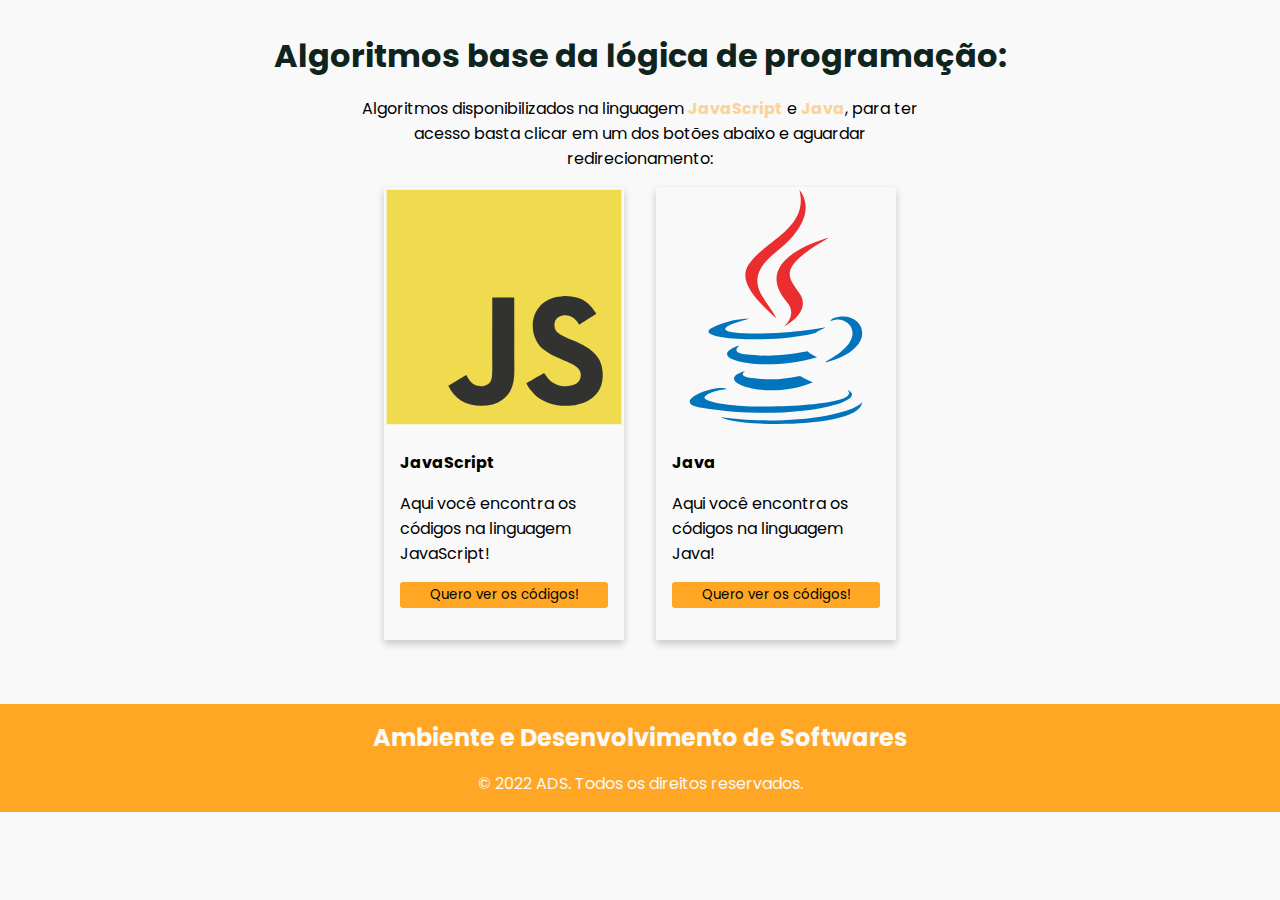
<file: index.html>
<!DOCTYPE html>
<html lang="pt-BR">
  <head>
    <meta charset="UTF-8" />
    <meta http-equiv="X-UA-Compatible" content="IE=edge" />
    <meta name="viewport" content="width=device-width, initial-scale=1.0" />

    <title>Ambientes Software</title>

    <link rel="stylesheet" href="style.css" />
    <link rel="preconnect" href="https://fonts.googleapis.com" />
    <link rel="preconnect" href="https://fonts.gstatic.com" crossorigin />
    <link
      href="https://fonts.googleapis.com/css2?family=Poppins:wght@200;400;500&display=swap"
      rel="stylesheet"
    />
  </head>
  <body>
    <header class="container">
      <h1 class="texts text-color">
        Algoritmos base da lógica de programação:
      </h1>
      <div class="hihi">
        <p class="texts teste">
          Algoritmos disponibilizados na linguagem
          <strong class="text-color-dois">JavaScript</strong> e
          <strong class="text-color-dois">Java</strong>, para ter acesso basta
          clicar em um dos botões abaixo e aguardar redirecionamento:
        </p>
      </div>
    </header>
    <section>
        <div class="card">
            <img src="./assets/javascript.svg" alt="Logo JavaScript">
            <div class="card-texts-javascript">
                <h4>JavaScript</h4>
                <p>Aqui você encontra os códigos na linguagem JavaScript!</p>
                <button>Quero ver os códigos!</button>
              
            </div>
        </div>

        <div class="card">
            <img src="./assets/java.svg" alt="Logo Java">
            <div class="card-texts-javascript">
                <h4>Java</h4>
                <p>Aqui você encontra os códigos na linguagem Java!</p>
                <button>Quero ver os códigos!</button>
            </div>
        </div>
    </section>
    <footer>
        <h2>Ambiente e Desenvolvimento de Softwares</h2>
        <span>© 2022 ADS. Todos os direitos reservados.</span>
    </footer>
  </body>
</html>
</file>
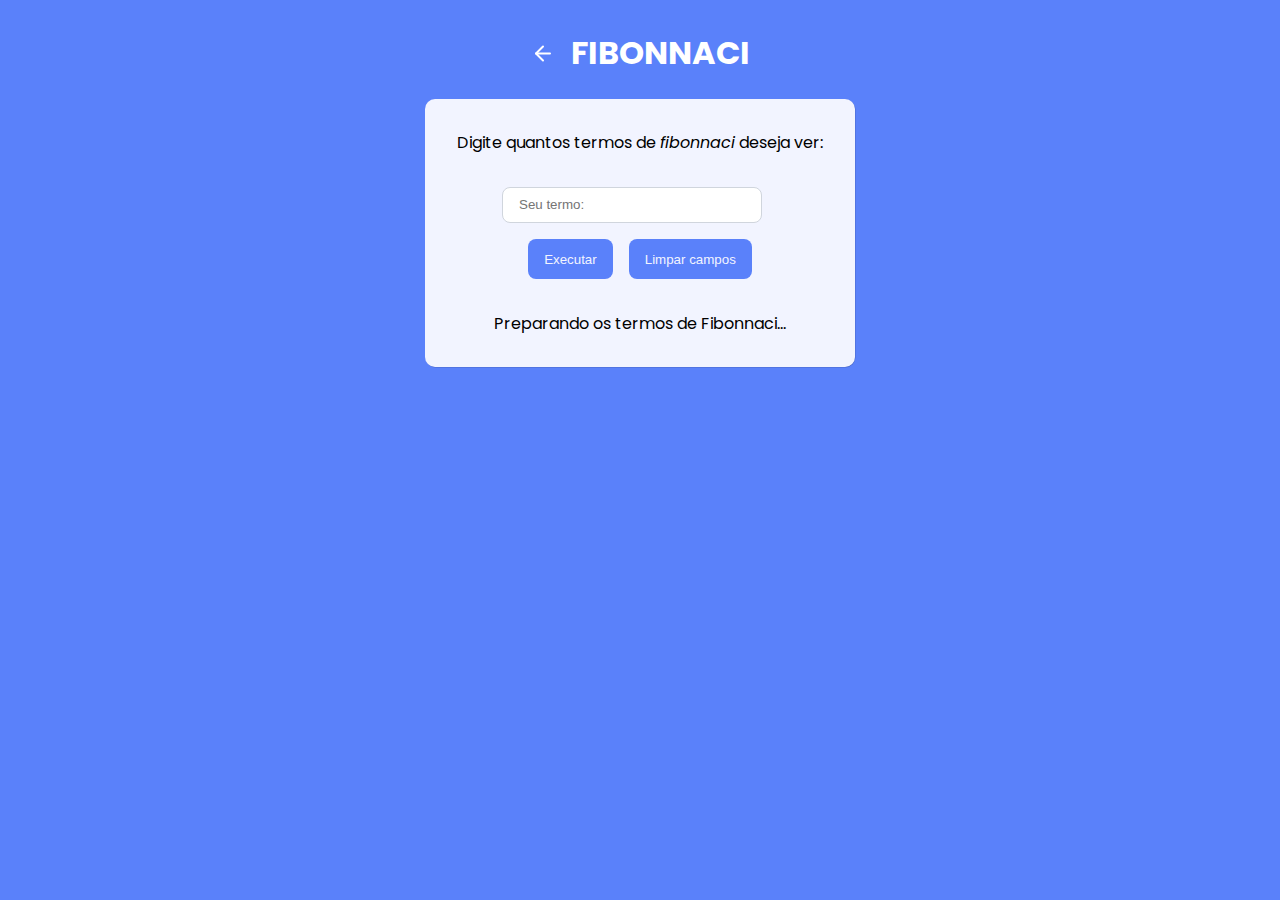
<file: fibonnaci.html>
<!DOCTYPE html>
<html lang="pt-br">
  <head>
    <meta charset="UTF-8" />
    <meta http-equiv="X-UA-Compatible" content="IE=edge" />
    <meta name="viewport" content="width=device-width, initial-scale=1.0" />
    <title>Fibonnaci</title>

    <link rel="stylesheet" href="../javascript-codes-styles.css" />

    <link rel="preconnect" href="https://fonts.googleapis.com" />
    <link rel="preconnect" href="https://fonts.gstatic.com" crossorigin />
    <link
      href="https://fonts.googleapis.com/css2?family=Poppins:wght@200;400;500&display=swap"
      rel="stylesheet"
    />
  </head>

  <body>
    <header>
      <div class="menu">
        <img
          class="arrow-left"
          src="../assets/arrow-left.svg"
          alt="Arrow Left"
          onclick="window.location.href='/javascript-codes.html'"
        />
        <h1>FIBONNACI</h1>
      </div>
    </header>

    <section>
      <p>Digite quantos termos de <i>fibonnaci</i> deseja ver:</p>
      <div class="inputs">
        <input type="number" name="start" id="start" placeholder="Seu termo:" />
      </div>
      <div class="buttons">
        <button type="submit" onclick="fibonnaci()">Executar</button>
        <button type="reset" onclick="Clear()">Limpar campos</button>
      </div>

      <div>
        <p>Preparando os termos de Fibonnaci...</p>
        <p id="res"></p>
      </div>
    </section>

    <script src="./fibonnaci.js"></script>
  </body>
</html>
</file>
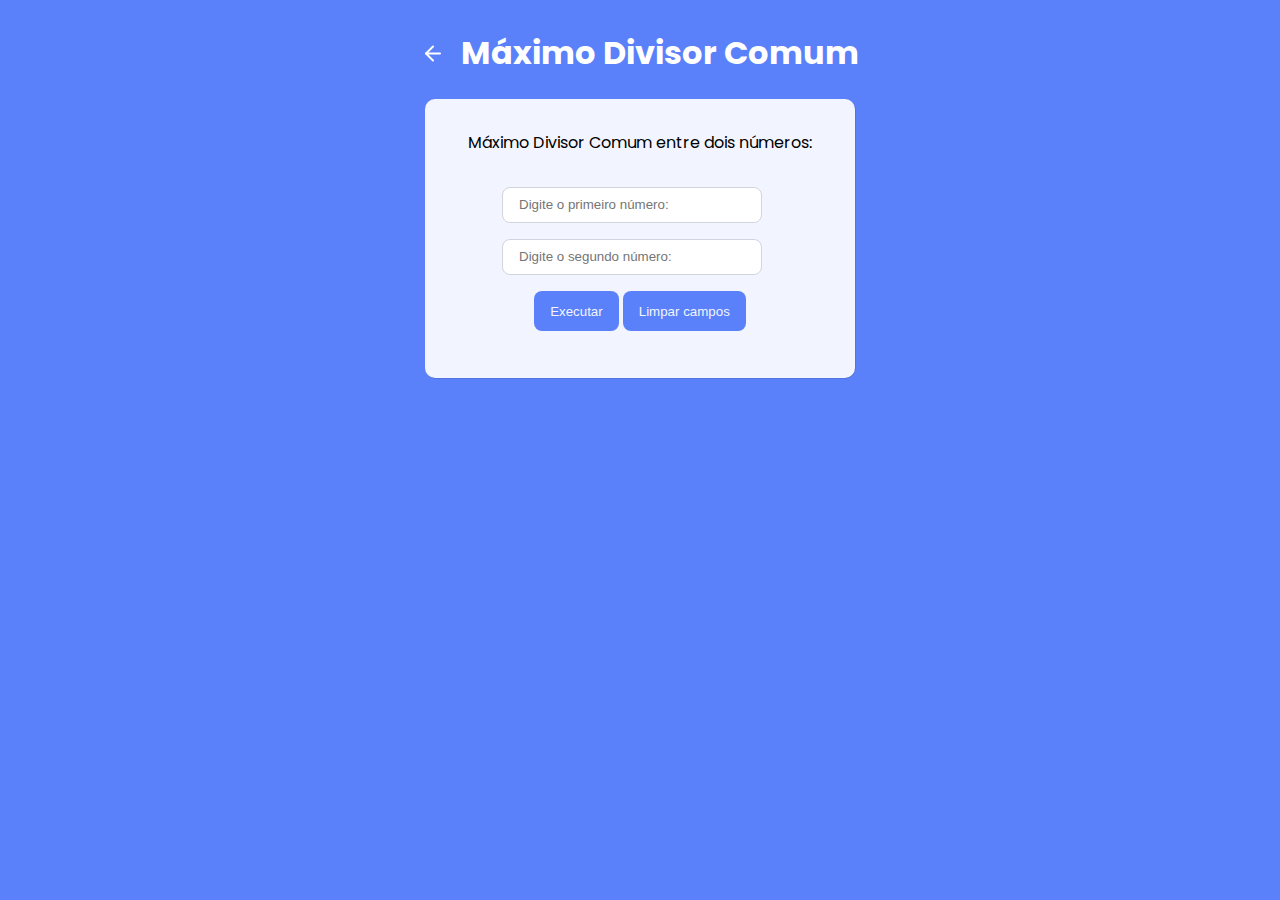
<file: greatestCommonDivisor.html>
<!DOCTYPE html>
<html lang="pt-br">
  <head>
    <meta charset="UTF-8" />
    <meta http-equiv="X-UA-Compatible" content="IE=edge" />
    <meta name="viewport" content="width=device-width, initial-scale=1.0" />
    <title>MDC</title>

    <link rel="stylesheet" href="../javascript-codes-styles.css" />

    <link rel="preconnect" href="https://fonts.googleapis.com" />
    <link rel="preconnect" href="https://fonts.gstatic.com" crossorigin />
    <link
      href="https://fonts.googleapis.com/css2?family=Poppins:wght@200;400;500&display=swap"
      rel="stylesheet"
    />
  </head>

  <body>
    <header>
      <div class="menu">
        <img
          class="arrow-left"
          src="../assets/arrow-left.svg"
          alt="Arrow Left"
          onclick="window.location.href='/javascript-codes.html'"
        />
        <h1>Máximo Divisor Comum</h1>
      </div>
    </header>

    <section>
      <p>Máximo Divisor Comum entre dois números:</p>
      <div>
        <input
          type="number"
          name="number-one"
          id="number-one"
          placeholder="Digite o primeiro número:"
        />
      </div>

      <div>
        <input
          type="number"
          name="number-two"
          id="number-two"
          placeholder="Digite o segundo número:"
        />
      </div>

      <div>
        <button type="submit" onclick="GreatestCommonDivisor()">
          Executar
        </button>
        <button type="reset" onclick="Clear()">Limpar campos</button>
      </div>
      <div>
        <p id="res"></p>
      </div>
    </section>

    <script src="./greatestCommonDivisor.js"></script>
  </body>
</html>
</file>
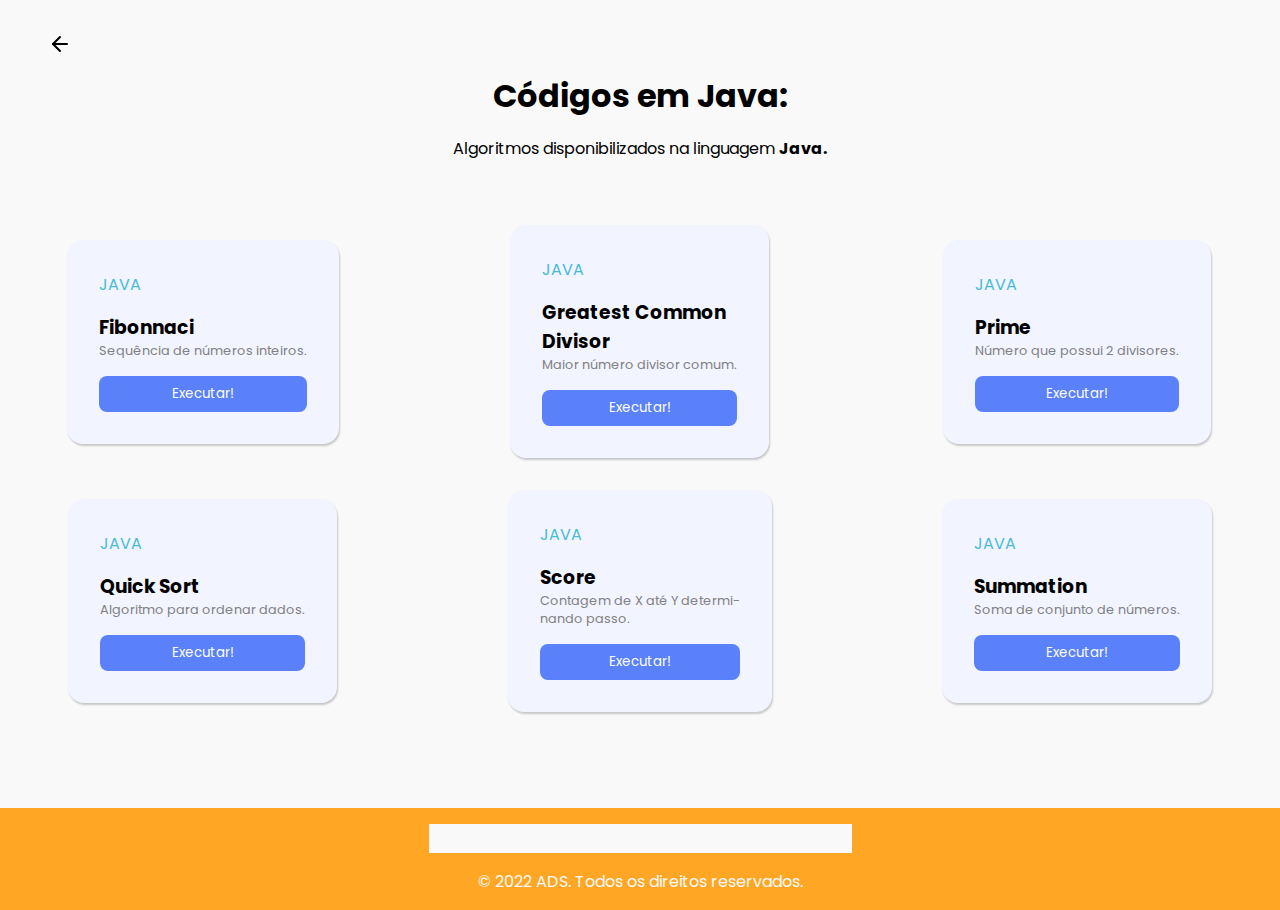
<file: java-codes.html>
<!DOCTYPE html>
<html lang="pt-BR">

<head>
  <meta charset="UTF-8" />
  <meta http-equiv="X-UA-Compatible" content="IE=edge" />
  <meta name="viewport" content="width=device-width, initial-scale=1.0" />

  <title>Java - Codes</title>

  <link rel="stylesheet" href="style.css" />
  <link rel="stylesheet" href="javascript-style.css">
  <link rel="shortcut icon" href="assets/java.svg" type="image/svg">
  


  <link rel="preconnect" href="https://fonts.googleapis.com" />
  <link rel="preconnect" href="https://fonts.gstatic.com" crossorigin />
  <link href="https://fonts.googleapis.com/css2?family=Poppins:wght@200;400;500&display=swap" rel="stylesheet" />
</head>

<body>
  <header class="container header-javascript">
   <div class="menu">
    <img class="arrow-left" src="../assets/arrow-left-dark.svg" alt="Arrow Left" onclick="window.location.href='/'"/>
   </div>
    <h1 class="texts title">Códigos em Java:</h1>
    <div class="subdivision">
      <p class="texts subtitle">
        Algoritmos disponibilizados na linguagem
        <strong class="text-highlight">Java.</strong>
      </p>
    </div>
  </header>
  </div>

  <section class="cards-javascript">

    <div class="page-contain">
      <p class="tag-javascript">JAVA</p>
      <div class="texts-cards-javascript">
        <h3 class="title-card-javascript">Fibonnaci</h3>
        <p class="subtitle-card-javascript">Sequência de números inteiros.</p>
      </div>
      <button class="button-javascript" onclick="window.open('https://replit.com/@PAULASOARES5/fibonnacijava#Main.java')">Executar!</button>
    </div>

    <div class="page-contain">
      <p class="tag-javascript">JAVA</p>
      <div class="texts-cards-javascript">
        <h3 class="title-card-javascript">Greatest Common </h3>
        <h3 class="title-card-javascript">Divisor</h3>
        <p class="subtitle-card-javascript">Maior número divisor comum.</p>
      </div>
      <button class="button-javascript" onclick="window.open('https://replit.com/@PAULASOARES5/GreatestCommonDivisor#Main.java')">Executar!</button>
    </div>

    <div class="page-contain">
      <p class="tag-javascript">JAVA</p>
      <div class="texts-cards-javascript">
        <h3 class="title-card-javascript">Prime</h3>
        <p class="subtitle-card-javascript">Número que possui 2 divisores.</p>
      </div>
      <button class="button-javascript" onclick="window.open('https://replit.com/@PAULASOARES5/Prime#Main.java')">Executar!</button>
    </div>

    <div class="page-contain last">
      <p class="tag-javascript">JAVA</p>
      <div class="texts-cards-javascript">
        <h3 class="title-card-javascript">Quick Sort</h3>
        <p class="subtitle-card-javascript">Algoritmo para ordenar dados.</p>
      </div>
      <button class="button-javascript" onclick="window.open('https://replit.com/@PAULASOARES5/QuickSort#Main.java')">Executar!</button>
    </div>

    <div class="page-contain last">
      <p class="tag-javascript">JAVA</p>
      <div class="texts-cards-javascript">
        <h3 class="title-card-javascript">Score</h3>
        <p class="subtitle-card-javascript">Contagem de X até Y determi- </p>
        <p class="subtitle-card-javascript">nando passo. </p>

      </div>
      <button class="button-javascript" onclick="window.open('https://replit.com/@PAULASOARES5/Score#Main.java')">Executar!</button>
    </div>

    <div class="page-contain last">
      <p class="tag-javascript">JAVA</p>
      <div class="texts-cards-javascript">
        <h3 class="title-card-javascript">Summation</h3>
        <p class="subtitle-card-javascript">Soma de conjunto de números.</p>
      </div>
      <button class="button-javascript" onclick="window.open('https://replit.com/@PAULASOARES5/Summation#Main.java')">Executar!</button>
    </div>

  </section>

  <footer>
    <h3>Ambiente e Desenvolvimento de Softwares</h3>
    <span>© 2022 ADS. Todos os direitos reservados.</span>
  </footer>
</body>

</html>
</file>
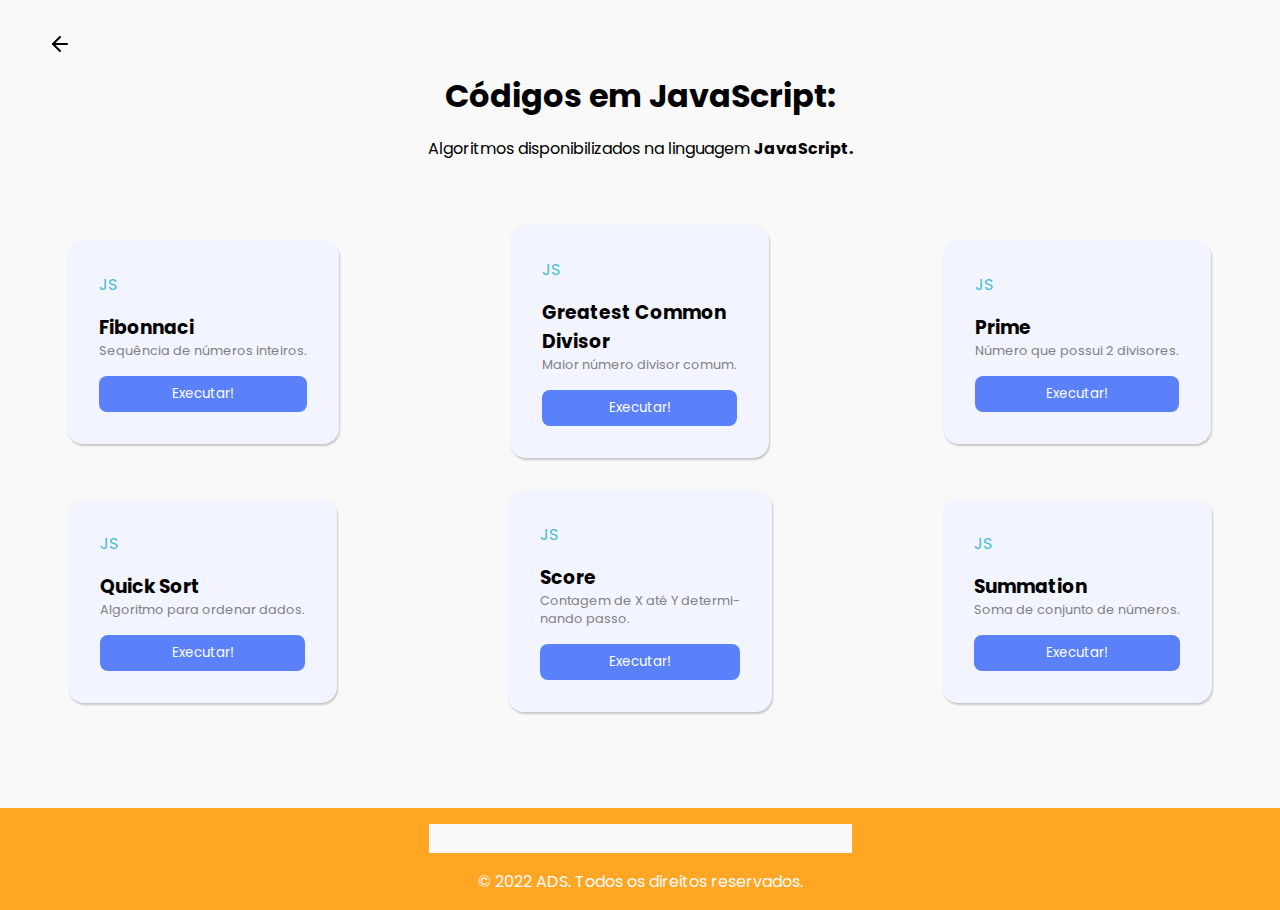
<file: javascript-codes.html>
<!DOCTYPE html>
<html lang="pt-BR">

<head>
  <meta charset="UTF-8" />
  <meta http-equiv="X-UA-Compatible" content="IE=edge" />
  <meta name="viewport" content="width=device-width, initial-scale=1.0" />

  <title>JavaScript - Codes</title>

  <link rel="stylesheet" href="style.css" />
  <link rel="stylesheet" href="javascript-style.css">


  <link rel="preconnect" href="https://fonts.googleapis.com" />
  <link rel="preconnect" href="https://fonts.gstatic.com" crossorigin />
  <link href="https://fonts.googleapis.com/css2?family=Poppins:wght@200;400;500&display=swap" rel="stylesheet" />
</head>

<body>
  <header class="container header-javascript">
   <div class="menu">
    <img class="arrow-left" src="../assets/arrow-left-dark.svg" alt="Arrow Left" onclick="window.location.href='/'"/>
  </div>
  <h1 class="texts title">Códigos em JavaScript:</h1>
    <div class="subdivision">
      <p class="texts subtitle">
        Algoritmos disponibilizados na linguagem
        <strong class="text-highlight">JavaScript.</strong>
      </p>
    </div>
  </header>
  </div>

  <section class="cards-javascript">

    <div class="page-contain">
      <p class="tag-javascript">JS</p>
      <div class="texts-cards-javascript">
        <h3 class="title-card-javascript">Fibonnaci</h3>
        <p class="subtitle-card-javascript">Sequência de números inteiros.</p>
      </div>
      <button class="button-javascript" onclick="window.location.href='/fibonnaci/fibonnaci.html'">Executar!</button>
    </div>

    <div class="page-contain">
      <p class="tag-javascript">JS</p>
      <div class="texts-cards-javascript">
        <h3 class="title-card-javascript">Greatest Common </h3>
        <h3 class="title-card-javascript">Divisor</h3>
        <p class="subtitle-card-javascript">Maior número divisor comum.</p>
      </div>
      <button class="button-javascript" onclick="window.location.href='/greatestCommonDivisor/greatestCommonDivisor.html'">Executar!</button>
    </div>

    <div class="page-contain">
      <p class="tag-javascript">JS</p>
      <div class="texts-cards-javascript">
        <h3 class="title-card-javascript">Prime</h3>
        <p class="subtitle-card-javascript">Número que possui 2 divisores.</p>
      </div>
      <button class="button-javascript" onclick="window.location.href='/prime/prime.html'">Executar!</button>
    </div>

    <div class="page-contain last">
      <p class="tag-javascript">JS</p>
      <div class="texts-cards-javascript">
        <h3 class="title-card-javascript">Quick Sort</h3>
        <p class="subtitle-card-javascript">Algoritmo para ordenar dados.</p>
      </div>
      <button class="button-javascript" onclick="window.location.href='/quicksort/quicksort.html'">Executar!</button>
    </div>

    <div class="page-contain last">
      <p class="tag-javascript">JS</p>
      <div class="texts-cards-javascript">
        <h3 class="title-card-javascript">Score</h3>
        <p class="subtitle-card-javascript">Contagem de X até Y determi- </p>
        <p class="subtitle-card-javascript">nando passo. </p>

      </div>
      <button class="button-javascript" onclick="window.location.href='/score/score.html'">Executar!</button>
    </div>

    <div class="page-contain last">
      <p class="tag-javascript">JS</p>
      <div class="texts-cards-javascript">
        <h3 class="title-card-javascript">Summation</h3>
        <p class="subtitle-card-javascript">Soma de conjunto de números.</p>
      </div>
      <button class="button-javascript" onclick="window.location.href='/summation/summation.html'">Executar!</button>
    </div>

  </section>

  <footer>
    <h3>Ambiente e Desenvolvimento de Softwares</h3>
    <span>© 2022 ADS. Todos os direitos reservados.</span>
  </footer>
</body>

</html>
</file>
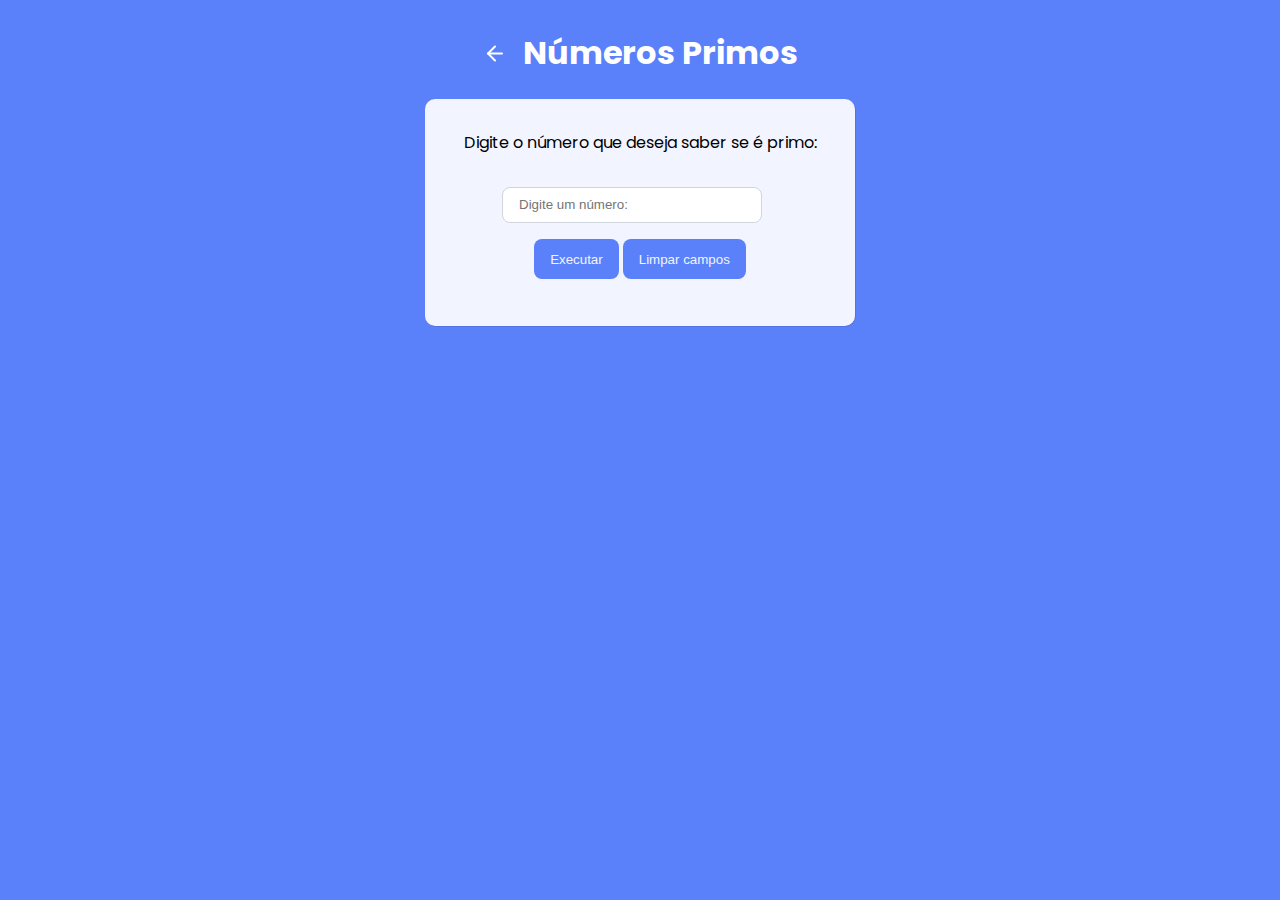
<file: prime.html>
<!DOCTYPE html>
<html lang="pt-br">
  <head>
    <meta charset="UTF-8" />
    <meta http-equiv="X-UA-Compatible" content="IE=edge" />
    <meta name="viewport" content="width=device-width, initial-scale=1.0" />
    <title>Primos</title>

    <link rel="stylesheet" href="../javascript-codes-styles.css" />

    <link rel="preconnect" href="https://fonts.googleapis.com" />
    <link rel="preconnect" href="https://fonts.gstatic.com" crossorigin />
    <link
      href="https://fonts.googleapis.com/css2?family=Poppins:wght@200;400;500&display=swap"
      rel="stylesheet"
    />
  </head>

  <body>
    <header>
      <div class="menu">
        <img
          class="arrow-left"
          src="../assets/arrow-left.svg"
          alt="Arrow Left"
          onclick="window.location.href='/javascript-codes.html'"
        />
        <h1>Números Primos</h1>
      </div>
    </header>

    <section>
      <p>Digite o número que deseja saber se é primo:</p>
      <div>
        <input
          type="number"
          name="number-one"
          id="number-one"
          placeholder="Digite um número:"
        />
      </div>

      <div>
        <button type="submit" onclick="Prime()">Executar</button>
        <button type="reset" onclick="Clear()">Limpar campos</button>
      </div>
      <div>
        <p id="res"></p>
      </div>
    </section>

    <script src="./prime.js"></script>
  </body>
</html>
</file>
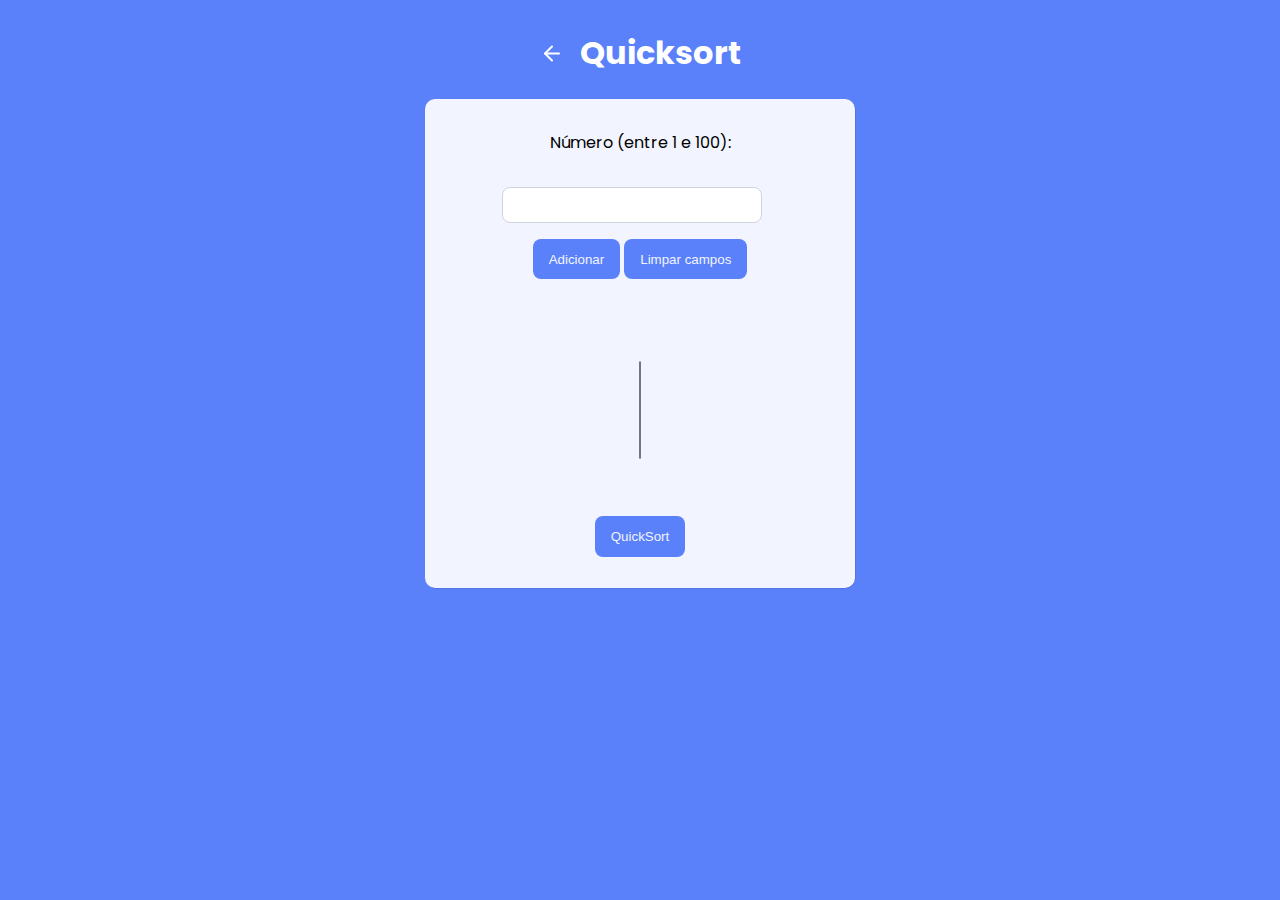
<file: quicksort.html>
<!DOCTYPE html>
<html lang="pt-br">
  <head>
    <meta charset="UTF-8" />
    <meta http-equiv="X-UA-Compatible" content="IE=edge" />
    <meta name="viewport" content="width=device-width, initial-scale=1.0" />
    <title>Quicksort</title>

    <link rel="stylesheet" href="../javascript-codes-styles.css" />

    <link rel="preconnect" href="https://fonts.googleapis.com" />
    <link rel="preconnect" href="https://fonts.gstatic.com" crossorigin />
    <link
      href="https://fonts.googleapis.com/css2?family=Poppins:wght@200;400;500&display=swap"
      rel="stylesheet"
    />
  </head>

  <body>
    <header>
      <div class="menu">
        <img
          class="arrow-left"
          src="../assets/arrow-left.svg"
          alt="Arrow Left"
          onclick="window.location.href='/javascript-codes.html'"
        />
        <h1>Quicksort</h1>
      </div>
    </header>

    <section>
      <p>Número (entre 1 e 100):</p>
      <input type="number" name="fnum" id="fnum" />

      <div>
        <button type="submit" onclick="Adicionar()">Adicionar</button>
        <button type="reset" onclick="Clear()">Limpar campos</button>
      </div>

      <br /><br />
      <select name="flista" id="flista" size="6"></select>
      <br />
      <button onclick="QuickSort()">QuickSort</button>

      <div id="res"></div>
    </section>

    <script src="quicksort.js"></script>
  </body>
</html>
</file>
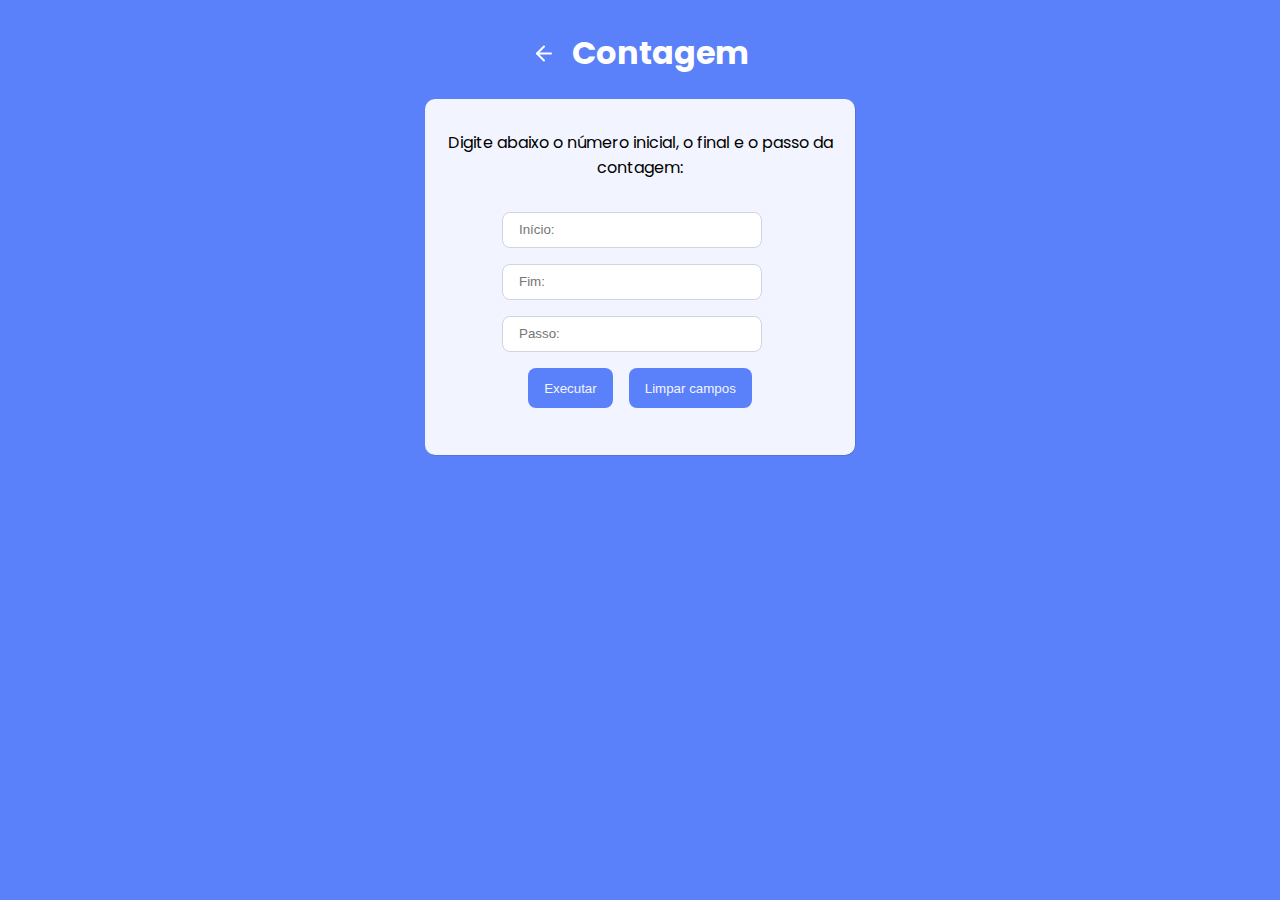
<file: score.html>
<!DOCTYPE html>
<html lang="pt-br">
  <head>
    <meta charset="UTF-8" />
    <meta http-equiv="X-UA-Compatible" content="IE=edge" />
    <meta name="viewport" content="width=device-width, initial-scale=1.0" />
    <title>Contagem</title>

    <link rel="stylesheet" href="../javascript-codes-styles.css" />

    <link rel="preconnect" href="https://fonts.googleapis.com" />
    <link rel="preconnect" href="https://fonts.gstatic.com" crossorigin />
    <link
      href="https://fonts.googleapis.com/css2?family=Poppins:wght@200;400;500&display=swap"
      rel="stylesheet"
    />
  </head>

  <body>
    <header>
      <div class="menu">
        <img
          class="arrow-left"
          src="../assets/arrow-left.svg"
          alt="Arrow Left"
          onclick="window.location.href='/javascript-codes.html'"
        />
        <h1>Contagem</h1>
      </div>
    </header>

    <section>
      <p class="long-text">
        Digite abaixo o número inicial, o final e o passo da contagem:
      </p>
      <input type="number" name="start" id="start" placeholder="Início:" />

      <input type="number" name="end" id="end" placeholder="Fim:" />

      <input type="number" name="pass" id="pass" placeholder="Passo:" />
      <div class="buttons">
        <button type="submit" onclick="contar()">Executar</button>
        <button type="reset" onclick="Clear()">Limpar campos</button>
      </div>

      <div>
        <p id="res"></p>
      </div>
    </section>

    <script src="./score.js"></script>
  </body>
</html>
</file>
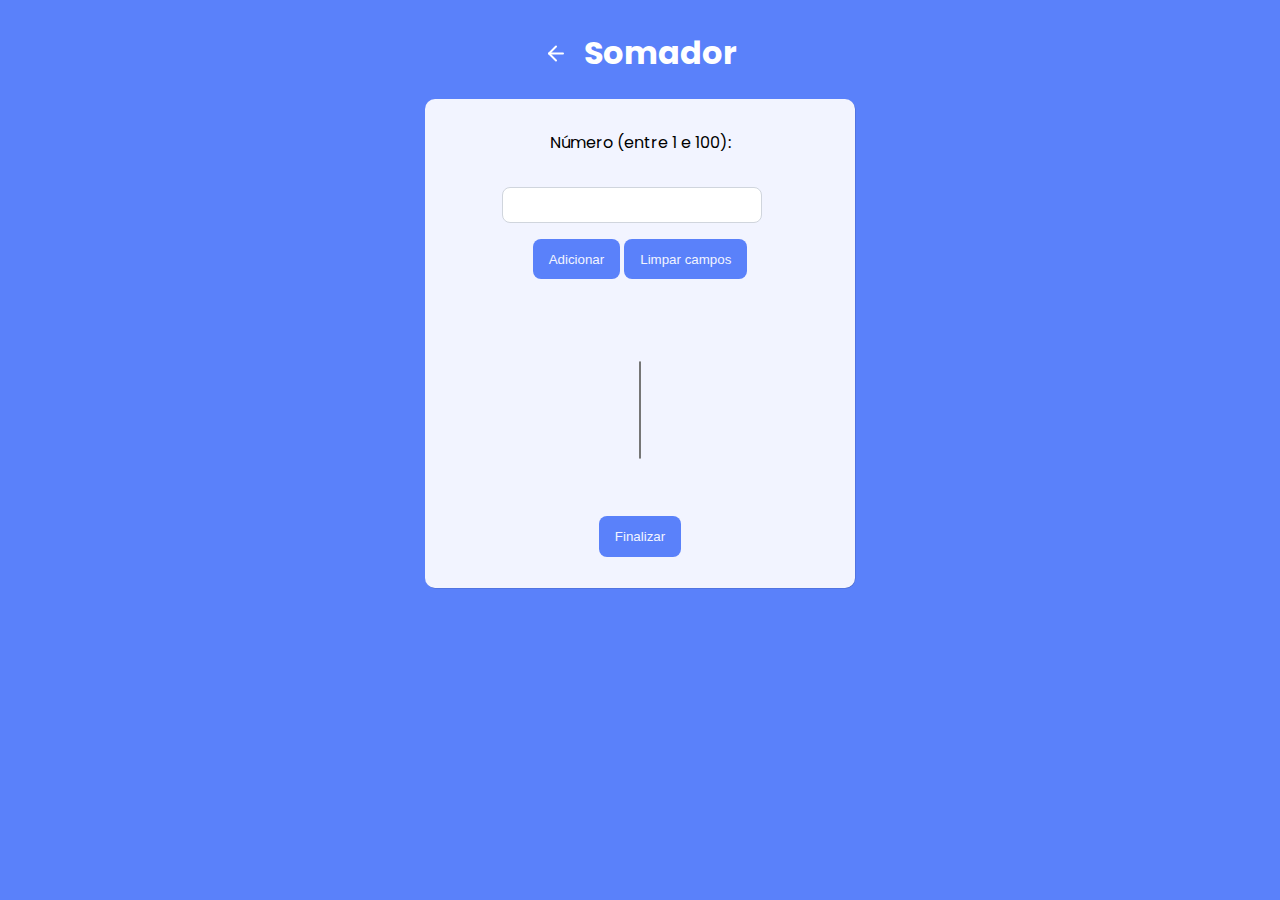
<file: summation.html>
<!DOCTYPE html>
<html lang="pt-br">
  <head>
    <meta charset="UTF-8" />
    <meta http-equiv="X-UA-Compatible" content="IE=edge" />
    <meta name="viewport" content="width=device-width, initial-scale=1.0" />
    <title>Somador</title>

    <link rel="stylesheet" href="../javascript-codes-styles.css" />

    <link rel="preconnect" href="https://fonts.googleapis.com" />
    <link rel="preconnect" href="https://fonts.gstatic.com" crossorigin />
    <link
      href="https://fonts.googleapis.com/css2?family=Poppins:wght@200;400;500&display=swap"
      rel="stylesheet"
    />
  </head>

  <body>
    <header>
      <div class="menu">
        <img
          class="arrow-left"
          src="../assets/arrow-left.svg"
          alt="Arrow Left"
          onclick="window.location.href='/javascript-codes.html'"
        />
        <h1>Somador</h1>
      </div>
    </header>

    <section>
      <p>Número (entre 1 e 100):</p>
      <input type="number" name="fnum" id="fnum" />

      <div>
        <button type="submit" onclick="Adicionar()">Adicionar</button>
        <button type="reset" onclick="Clear()">Limpar campos</button>
      </div>

      <br /><br />
      <select name="flista" id="flista" size="6"></select>
      <br />
      <button onclick="Finalizar()">Finalizar</button>
      <div id="res"></div>
    </section>

    <script src="summation.js"></script>
  </body>
</html>
</file>
<file: style.css>
* {
  margin: 0;
  padding: 0;
  box-sizing: border-box;

  font-family: "Poppins", sans-serif;
  background-color: var(--background);
}

:root {
  --background: #f9f9f9;
  --text-color: #ffa724;
}

body {
  width: 100%;
  height: 100vh;
}

header {
  display: flex;
  flex-direction: column;
  align-items: center;
  justify-content: center;
  gap: 1rem;
}

.text-color {
  color: #0F241D;
}

.text-color-dois {
  color: #fcd397;
}

.texts {
  text-align: center;
}

.teste {
  word-break: break-word;
} 

.hihi {
  max-width: 50%;
}

.container {
  padding: 2rem 3rem 1rem 3rem;
}

section {
    display: flex;
    align-items: center;
    justify-content: center;
    gap: 2rem;
    flex-wrap: wrap;
    padding-bottom: 4rem;
}

.card {
  box-shadow: 0 4px 8px 0 rgba(0, 0, 0, 0.2);
  transition: 0.3s;
  width: 15rem;
}

/* .card:hover {
  box-shadow: 0 8px 16px 0 rgba(0, 0, 0, 0.2);
} */

.card-texts-javascript {
  padding: 1rem 1rem 2rem 1rem;
  display: flex;
  flex-direction: column;
  gap: 1rem;
}

button {
    width: 13rem;
    border: none;
    background-color: #ffa724;
    padding: 0.2rem;
    border-radius: 0.2rem;
    cursor: pointer;
    transition: 0.3s;

}

button:hover {
    background-color: #fcd397;
}

footer {
    display: flex;
    flex-direction: column;
    justify-content: center;
    align-items: center;
    background: #ffa724;
    padding: 1rem 1rem;
    gap: 1rem;
    color: #F9F9F9;
    text-align: center;
  }


h2, span {
    background: #ffa724;
}
</file>
<file: javascript-codes-styles.css>
body {
  background-color: #5a81fa;
  font-family: "Poppins", sans-serif;
}

.menu {
  display: flex;
  justify-content: center;
  gap: 1rem;
}

.arrow-left {
  cursor: pointer;
}

section {
  background: #f2f4ff;
  box-shadow: 0.5px 0.5px 0.5px 0 rgba(0, 0, 0, 0.2);

  width: 400px;
  margin: auto;
  border-radius: 10px;
  padding: 15px;
  display: flex;
  flex-direction: column;
  justify-content: center;
  align-items: center;
  gap: 1rem;
}

h1 {
  color: white;
  text-align: center;
}

.long-text {
  text-align: center;
}

button {
  background-color: #5a81fa;
  color: #f2f4ff;
  transition-duration: 0.3s;
  padding: 0.8rem 1rem;
  cursor: pointer;
  border: none;

  border-radius: 0.5rem;
}

button:hover {
  background-color: #4f72db;
}

.buttons {
  display: flex;
  gap: 1rem;
}

input {
  outline: none;
  border: 1px solid #d0d5dd;
  border-radius: 0.5rem;
  padding-left: 1rem;
  height: 2rem;
  width: 15rem;
  margin-right: 1rem;
}

footer {
  margin-top: 4rem;
  color: white;
  font-style: italic;
  text-align: center;
}

@media screen and (max-width: 300px) {
  section {
    width: 170px;
  }

  input {
    width: 8rem;
    padding-left: 9px;
  }

  .inputs {
    display: flex;
    flex-direction: column;
    align-items: center;
    justify-content: center;
    gap: 2rem;
  }
}

@media screen and (max-width: 920px) {
  section {
    width: 300px;
  }

  input {
    padding-left: 9px;
  }

  .inputs {
    display: flex;
    flex-direction: column;
    align-items: center;
    justify-content: center;
    gap: 2rem;
  }
}
</file>
<file: javascript-style.css>
a {
  text-decoration: none;
}

.cards-javascript {
  display: grid;
  grid-template-columns: repeat(3, 1fr);
  justify-items: center;
  gap: 2rem;
}

.header-javascript {
  margin-bottom: 3rem;
}

.page-contain {
  display: flex;
  align-items: flex-start;
  gap: 1rem;
  flex-direction: column;
  justify-content: center;
  background: #f2f4ff;
  border-radius: 1rem;
  padding: 2rem;
  box-shadow: 1px 2px 2px 0 rgba(0, 0, 0, 0.2);
}

.title-card-javascript,
.subtitle-card-javascript {
  background-color: #f2f4ff;
}

.subtitle-card-javascript {
  color: #818181;
  font-size: 0.8rem;
}

.button-javascript {
  background-color: #5a81fa;
  color: #fff;

  width: 100%;
  border-radius: 0.5rem;
  padding: 0.5rem;
}

.button-javascript:hover {
  background-color: #4f72db;
}

.tag-javascript {
  color: #47bcd4;
  background: #f2f4ff;
}

.last {
  margin-bottom: 2rem;
}

.menu {
  display: flex;
  width: 100%;
  justify-content: flex-start;
  gap: 1rem;
}

.arrow-left {
  cursor: pointer;
}

@media screen and (max-width: 300px) {
  .cards-javascript {
    display: flex;
    flex-direction: column;
    align-items: center;
    padding: 1rem;
    margin-bottom: 8rem;
  }

  .last {
    margin-bottom: 0;
  }
}

@media screen and (max-width: 920px) {
  .cards-javascript {
    display: flex;
    flex-direction: column;
    align-items: center;
    padding: 1rem;
    margin-bottom: 8rem;
  }

  .last {
    margin-bottom: 0;
  }
}
</file>
